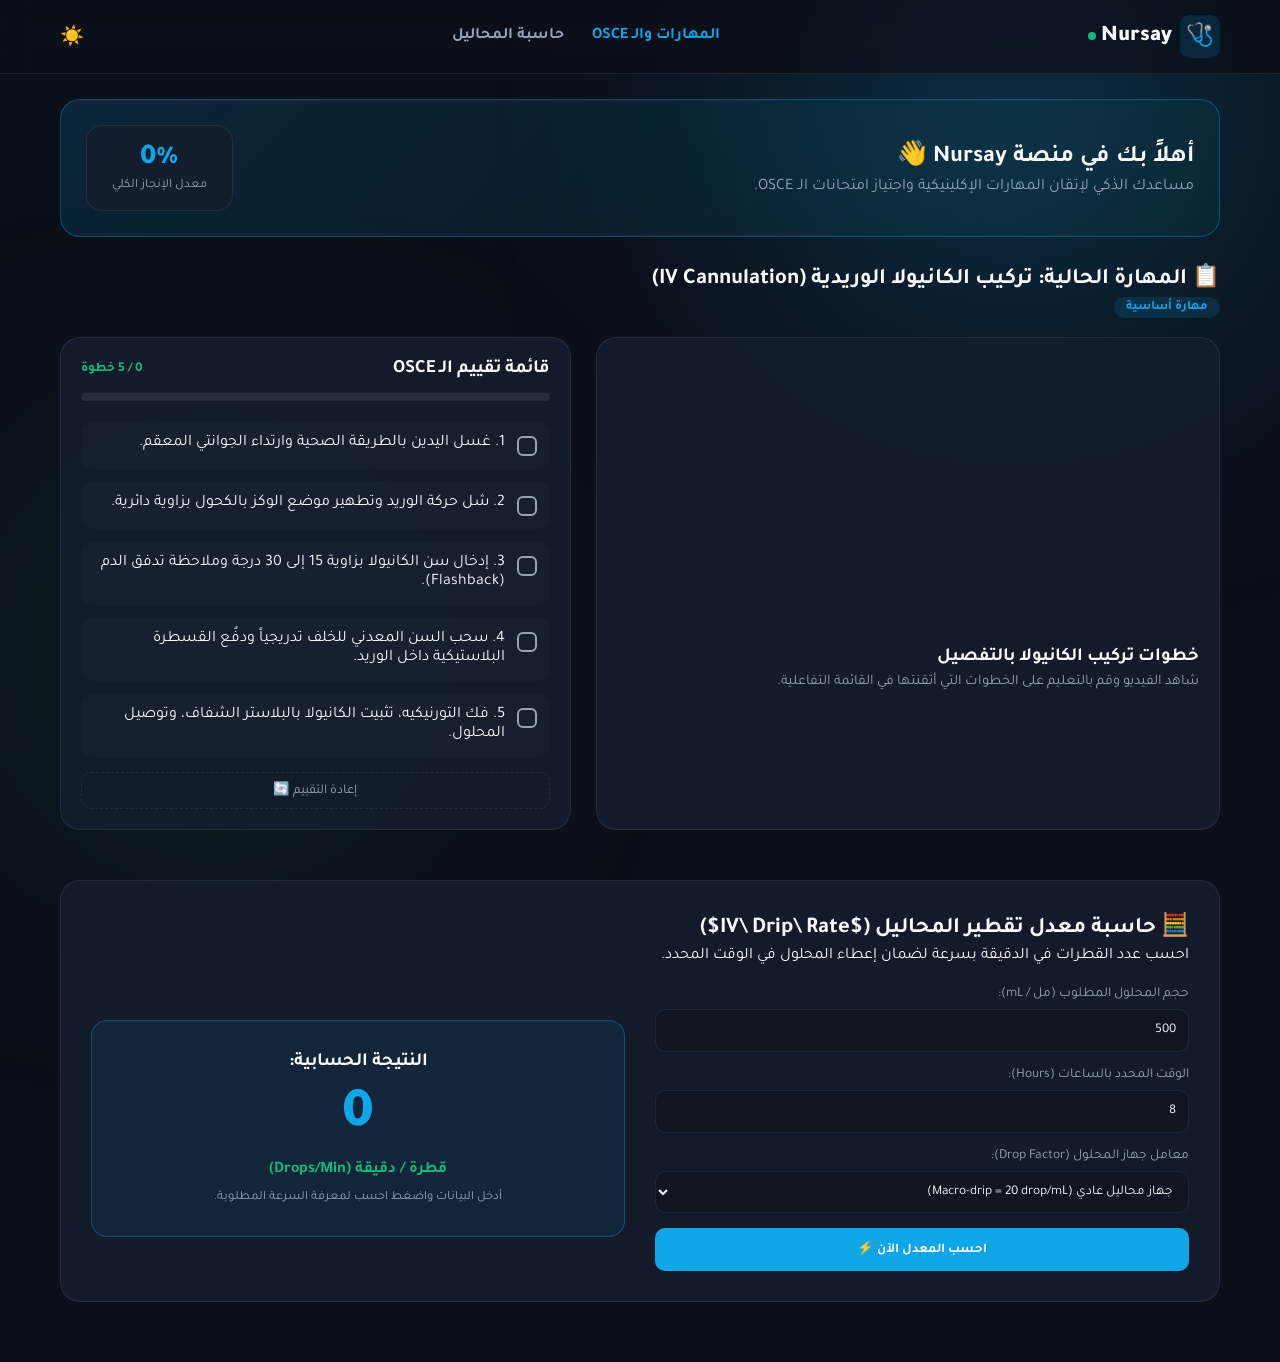
<file: index.html>
<!DOCTYPE html>
<html lang="ar" dir="rtl">
<head>
  <meta charset="UTF-8">
  <meta name="viewport" content="width=device-width, initial-scale=1.0">
  <title>Nursay | منصة التمريض العملي المتكاملة</title>
  <link rel="stylesheet" href="nnn.css">
  <link href="https://fonts.googleapis.com/css2?family=Tajawal:wght@400;500;700;800;900&display=swap" rel="stylesheet">
</head>
<body class="dark-mode">

  <div class="ambient-glow glow-1"></div>
  <div class="ambient-glow glow-2"></div>

  <!-- الهيدر الزجاجي -->
  <header class="header-glass">
    <div class="container nav-container">
      <div class="brand">
        <div class="logo-badge">🩺</div>
        <div class="logo-text">Nursay<span class="pulse-dot"></span></div>
      </div>

      <nav class="nav-links">
        <a href="#skills-section" class="active">المهارات والـ OSCE</a>
        <a href="#calculator-section">حاسبة المحاليل</a>
      </nav>

      <div class="nav-right">
        <button class="theme-toggle" id="themeToggle">☀️</button>
      </div>
    </div>
  </header>

  <main class="container main-layout">

    <!-- شريط متابعة الإنجاز -->
    <section class="tracker-card">
      <div class="tracker-info">
        <h2>أهلاً بك في منصة Nursay 👋</h2>
        <p>مساعدك الذكي لإتقان المهارات الإكلينيكية واجتياز امتحانات الـ OSCE.</p>
      </div>
      <div class="tracker-stats">
        <div class="stat-box">
          <span class="stat-num" id="totalScore">0%</span>
          <span class="stat-label">معدل الإنجاز الكلي</span>
        </div>
      </div>
    </section>

    <!-- مشغل المهارات والـ Checklist التفاعلية -->
    <section class="skill-player-section" id="skills-section">
      <div class="section-header">
        <h2>📋 المهارة الحالية: تركيب الكانيولا الوريدية (IV Cannulation)</h2>
        <span class="skill-tag">مهارة أساسية</span>
      </div>

      <div class="player-grid">
        <!-- مشغل الفيديو -->
        <div class="video-container">
          <iframe 
            src="https://www.youtube-nocookie.com/embed/dQw4w9WgXcQ" 
            title="فيديو المهارة" 
            allowfullscreen>
          </iframe>
          <div class="video-info">
            <h3>خطوات تركيب الكانيولا بالتفصيل</h3>
            <p>شاهد الفيديو وقم بالتعليم على الخطوات التي أتقنتها في القائمة التفاعلية.</p>
          </div>
        </div>

        <!-- الـ Checklist التفاعلية -->
        <div class="checklist-container">
          <div class="checklist-header">
            <h3>قائمة تقييم الـ OSCE</h3>
            <span class="progress-badge" id="checkProgressText">0 / 5 خطوة</span>
          </div>

          <div class="progress-bar-bg">
            <div class="progress-bar-fill" id="progressBarFill" style="width: 0%;"></div>
          </div>

          <div class="checklist-items" id="checklistItems">
            <label class="check-item">
              <input type="checkbox" data-index="0" onchange="updateChecklist()">
              <span class="custom-check"></span>
              <span class="item-text">1. غسل اليدين بالطريقة الصحية وارتداء الجوانتي المعقم.</span>
            </label>

            <label class="check-item">
              <input type="checkbox" data-index="1" onchange="updateChecklist()">
              <span class="custom-check"></span>
              <span class="item-text">2. شل حركة الوريد وتطهير موضع الوكز بالكحول بزاوية دائرية.</span>
            </label>

            <label class="check-item">
              <input type="checkbox" data-index="2" onchange="updateChecklist()">
              <span class="custom-check"></span>
              <span class="item-text">3. إدخال سن الكانيولا بزاوية 15 إلى 30 درجة وملاحظة تدفق الدم (Flashback).</span>
            </label>

            <label class="check-item">
              <input type="checkbox" data-index="3" onchange="updateChecklist()">
              <span class="custom-check"></span>
              <span class="item-text">4. سحب السن المعدني للخلف تدريجياً ودفُع القسطرة البلاستيكية داخل الوريد.</span>
            </label>

            <label class="check-item">
              <input type="checkbox" data-index="4" onchange="updateChecklist()">
              <span class="custom-check"></span>
              <span class="item-text">5. فك التورنيكيه، تثبيت الكانيولا بالبلاستر الشفاف، وتوصيل المحلول.</span>
            </label>
          </div>

          <button class="btn-reset" onclick="resetChecklist()">إعادة التقييم 🔄</button>
        </div>
      </div>
    </section>

    <!-- حاسبة المحاليل والجرعات الطبية -->
    <section class="calculator-section" id="calculator-section">
      <div class="section-header">
        <h2>🧮 حاسبة معدل تقطير المحاليل ($IV\ Drip\ Rate$)</h2>
        <p>احسب عدد القطرات في الدقيقة بسرعة لضمان إعطاء المحلول في الوقت المحدد.</p>
      </div>

      <div class="calc-card">
        <div class="calc-inputs">
          <div class="input-group">
            <label>حجم المحلول المطلوب (مل / mL):</label>
            <input type="number" id="volumeInput" placeholder="مثال: 500" value="500">
          </div>

          <div class="input-group">
            <label>الوقت المحدد بالساعات (Hours):</label>
            <input type="number" id="timeInput" placeholder="مثال: 8" value="8">
          </div>

          <div class="input-group">
            <label>معامل جهاز المحلول (Drop Factor):</label>
            <select id="dropFactorSelect">
              <option value="20">جهاز محاليل عادي (Macro-drip = 20 drop/mL)</option>
              <option value="60">جهاز محاليل أطفال (Micro-drip = 60 drop/mL)</option>
              <option value="15">جهاز نقل دم (Blood Set = 15 drop/mL)</option>
            </select>
          </div>

          <button class="btn-calc" onclick="calculateDripRate()">احسب المعدل الآن ⚡</button>
        </div>

        <div class="calc-result">
          <h3>النتيجة الحسابية:</h3>
          <div class="result-number" id="resultDripRate">0</div>
          <span class="result-unit">قطرة / دقيقة (Drops/Min)</span>
          <p class="result-hint" id="resultHint">أدخل البيانات واضغط احسب لمعرفة السرعة المطلوبة.</p>
        </div>
      </div>
    </section>

  </main>

  <script src="nnn.js"></script>
</body>
</html>
</file>
<file: nnn.css>
:root {
  --primary: #0ea5e9;
  --primary-glow: rgba(14, 165, 233, 0.35);
  --accent: #10b981;
  --bg-main: #0b0f19;
  --bg-card: rgba(22, 30, 46, 0.85);
  --border: rgba(255, 255, 255, 0.08);
  --text-main: #f8fafc;
  --text-muted: #94a3b8;
}

body.light-mode {
  --bg-main: #f1f5f9;
  --bg-card: #ffffff;
  --border: rgba(0, 0, 0, 0.08);
  --text-main: #0f172a;
  --text-muted: #64748b;
}

* { box-sizing: border-box; margin: 0; padding: 0; }

body {
  font-family: 'Tajawal', sans-serif;
  background-color: var(--bg-main);
  color: var(--text-main);
  transition: all 0.3s ease;
  padding-bottom: 60px;
}

.container { max-width: 1200px; margin: 0 auto; padding: 0 20px; }

/* Glow Effects */
.ambient-glow {
  position: fixed; border-radius: 50%; filter: blur(140px); z-index: -1; pointer-events: none;
}
.glow-1 { width: 400px; height: 400px; background: var(--primary-glow); top: -100px; right: 5%; }
.glow-2 { width: 300px; height: 300px; background: rgba(16, 185, 129, 0.2); bottom: 100px; left: 5%; }

/* Header */
.header-glass {
  background: rgba(11, 15, 25, 0.8);
  backdrop-filter: blur(12px);
  border-bottom: 1px solid var(--border);
  position: sticky; top: 0; z-index: 100; padding: 15px 0;
}
.nav-container { display: flex; align-items: center; justify-content: space-between; }
.brand { display: flex; align-items: center; gap: 8px; font-weight: 900; font-size: 1.4rem; }
.logo-badge { background: rgba(14, 165, 233, 0.15); padding: 6px; border-radius: 10px; }
.pulse-dot { display: inline-block; width: 8px; height: 8px; background: var(--accent); border-radius: 50%; margin-right: 5px; }

.nav-links a { color: var(--text-muted); text-decoration: none; margin: 0 12px; font-weight: 600; }
.nav-links a.active { color: var(--primary); }

.theme-toggle { background: none; border: none; font-size: 1.2rem; cursor: pointer; }

/* Tracker Banner */
.tracker-card {
  background: linear-gradient(135deg, rgba(14, 165, 233, 0.15), rgba(16, 185, 129, 0.05));
  border: 1px solid var(--primary-glow);
  padding: 25px; border-radius: 20px; margin: 25px 0;
  display: flex; justify-content: space-between; align-items: center;
}
.tracker-info h2 { font-size: 1.5rem; margin-bottom: 5px; }
.tracker-info p { color: var(--text-muted); }
.stat-box { background: var(--bg-card); padding: 15px 25px; border-radius: 16px; border: 1px solid var(--border); text-align: center; }
.stat-num { display: block; font-size: 1.8rem; font-weight: 900; color: var(--primary); }
.stat-label { font-size: 0.8rem; color: var(--text-muted); }

/* Skill Player & Checklist */
.section-header { margin-bottom: 20px; }
.section-header h2 { font-size: 1.4rem; margin-bottom: 5px; }
.skill-tag { background: rgba(14, 165, 233, 0.15); color: var(--primary); padding: 4px 12px; border-radius: 12px; font-size: 0.8rem; font-weight: bold; }

.player-grid { display: grid; grid-template-columns: 1.1fr 0.9fr; gap: 25px; margin-bottom: 50px; }

.video-container { background: var(--bg-card); border: 1px solid var(--border); border-radius: 20px; overflow: hidden; }
.video-container iframe { width: 100%; height: 280px; border: none; }
.video-info { padding: 20px; }
.video-info p { color: var(--text-muted); font-size: 0.9rem; margin-top: 5px; }

.checklist-container { background: var(--bg-card); border: 1px solid var(--border); border-radius: 20px; padding: 20px; display: flex; flex-direction: column; }
.checklist-header { display: flex; justify-content: space-between; align-items: center; margin-bottom: 12px; }
.progress-badge { font-size: 0.85rem; font-weight: bold; color: var(--accent); }

.progress-bar-bg { background: rgba(255,255,255,0.08); height: 8px; border-radius: 10px; margin-bottom: 20px; overflow: hidden; }
.progress-bar-fill { background: linear-gradient(90deg, var(--primary), var(--accent)); height: 100%; transition: width 0.3s ease; }

.checklist-items { display: flex; flex-direction: column; gap: 12px; flex: 1; }
.check-item { display: flex; align-items: flex-start; gap: 12px; background: rgba(255,255,255,0.02); padding: 12px; border-radius: 12px; cursor: pointer; border: 1px solid transparent; }
.check-item:hover { border-color: var(--border); }
.check-item input { display: none; }

.custom-check { width: 20px; height: 20px; border: 2px solid var(--text-muted); border-radius: 6px; display: inline-block; flex-shrink: 0; margin-top: 2px; }
.check-item input:checked + .custom-check { background: var(--accent); border-color: var(--accent); position: relative; }
.check-item input:checked + .custom-check::after { content: '✓'; color: white; position: absolute; top: -3px; right: 4px; font-weight: bold; }
.check-item input:checked ~ .item-text { text-decoration: line-through; opacity: 0.6; }

.btn-reset { margin-top: 15px; background: none; border: 1px dashed var(--border); color: var(--text-muted); padding: 8px; border-radius: 10px; cursor: pointer; font-family: inherit; }

/* Calculator */
.calculator-section { background: var(--bg-card); border: 1px solid var(--border); border-radius: 20px; padding: 30px; }
.calc-card { display: grid; grid-template-columns: 1fr 1fr; gap: 30px; margin-top: 20px; align-items: center; }
.input-group { margin-bottom: 15px; }
.input-group label { display: block; font-size: 0.85rem; margin-bottom: 6px; color: var(--text-muted); }
.input-group input, .input-group select { width: 100%; padding: 12px; background: rgba(0,0,0,0.2); border: 1px solid var(--border); border-radius: 10px; color: var(--text-main); font-family: inherit; }
.btn-calc { width: 100%; background: var(--primary); color: white; border: none; padding: 12px; border-radius: 10px; font-weight: bold; font-family: inherit; cursor: pointer; }

.calc-result { background: rgba(14, 165, 233, 0.08); border: 1px solid var(--primary-glow); padding: 30px; border-radius: 16px; text-align: center; }
.result-number { font-size: 3.5rem; font-weight: 900; color: var(--primary); margin: 10px 0; }
.result-unit { font-weight: bold; color: var(--accent); }
.result-hint { font-size: 0.8rem; color: var(--text-muted); margin-top: 10px; }

@media (max-width: 850px) {
  .player-grid, .calc-card, .tracker-card { grid-template-columns: 1fr; flex-direction: column; gap: 20px; }
}
</file>
